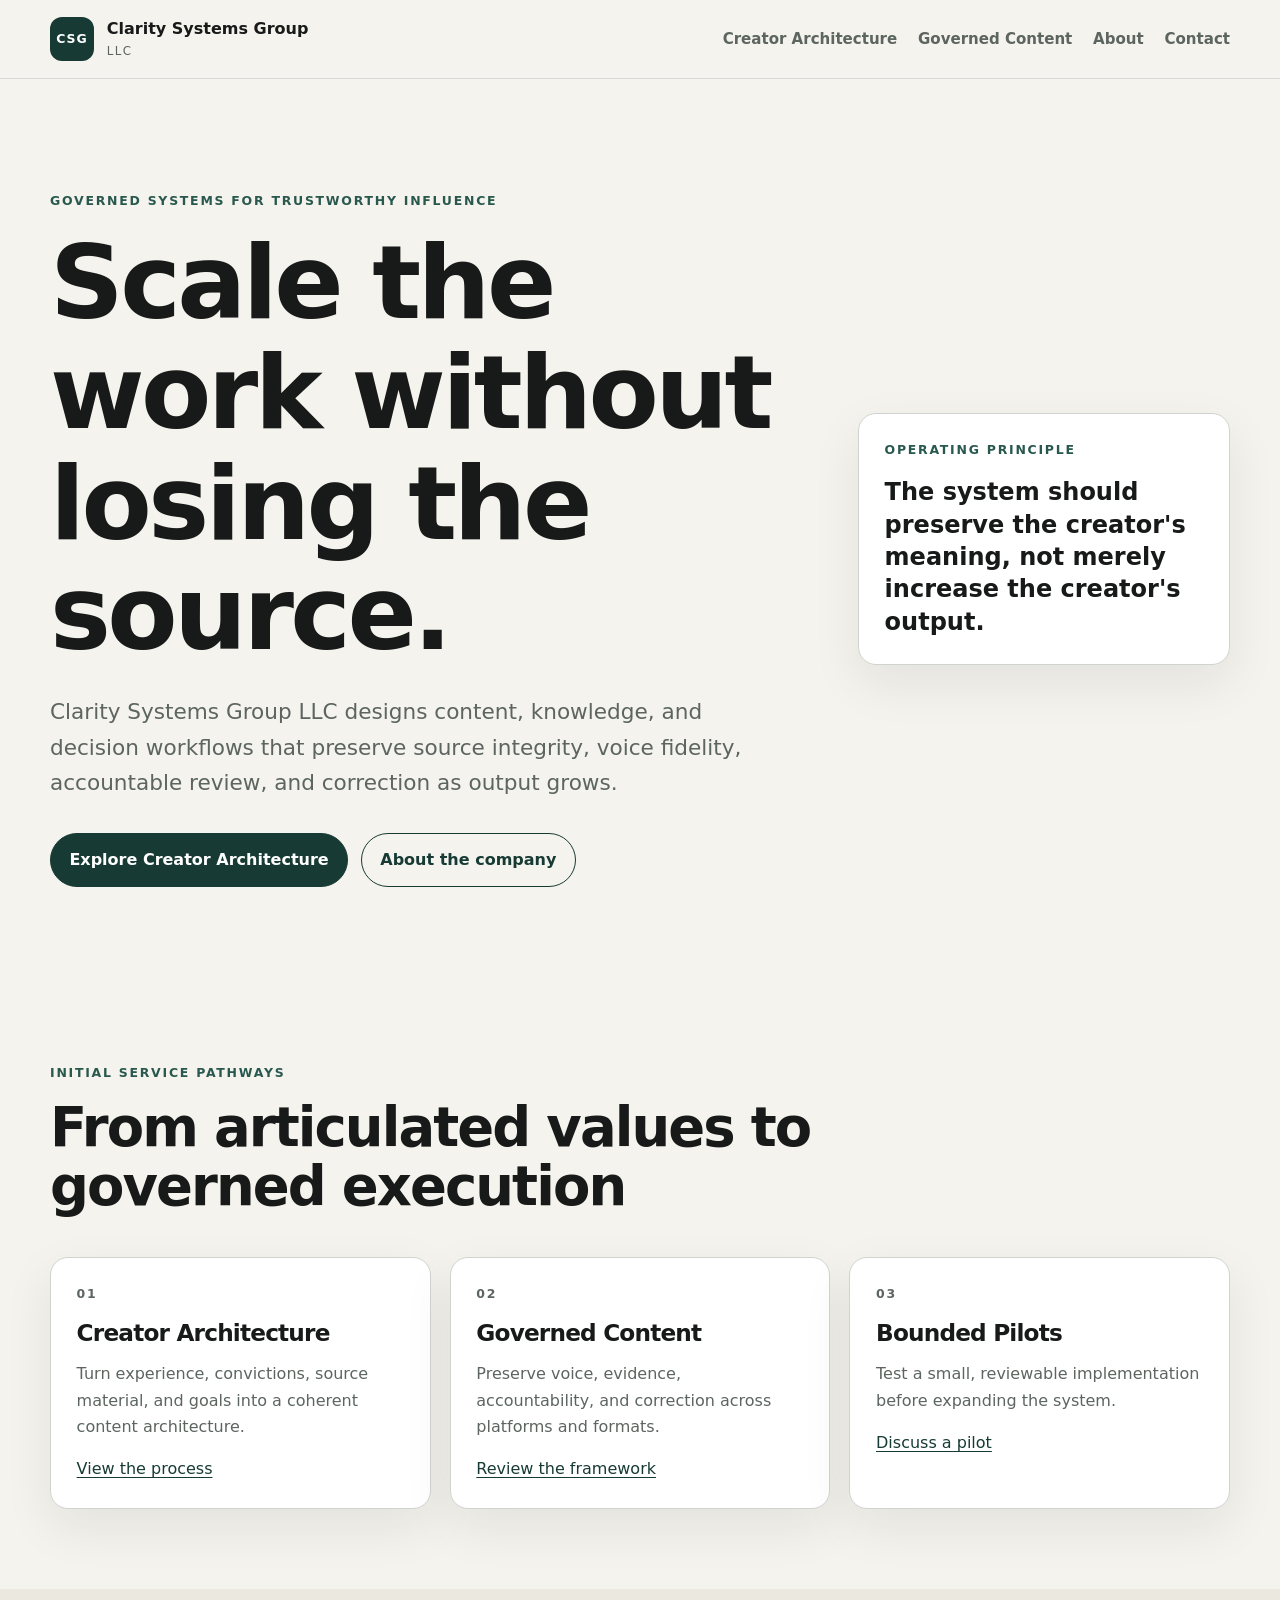
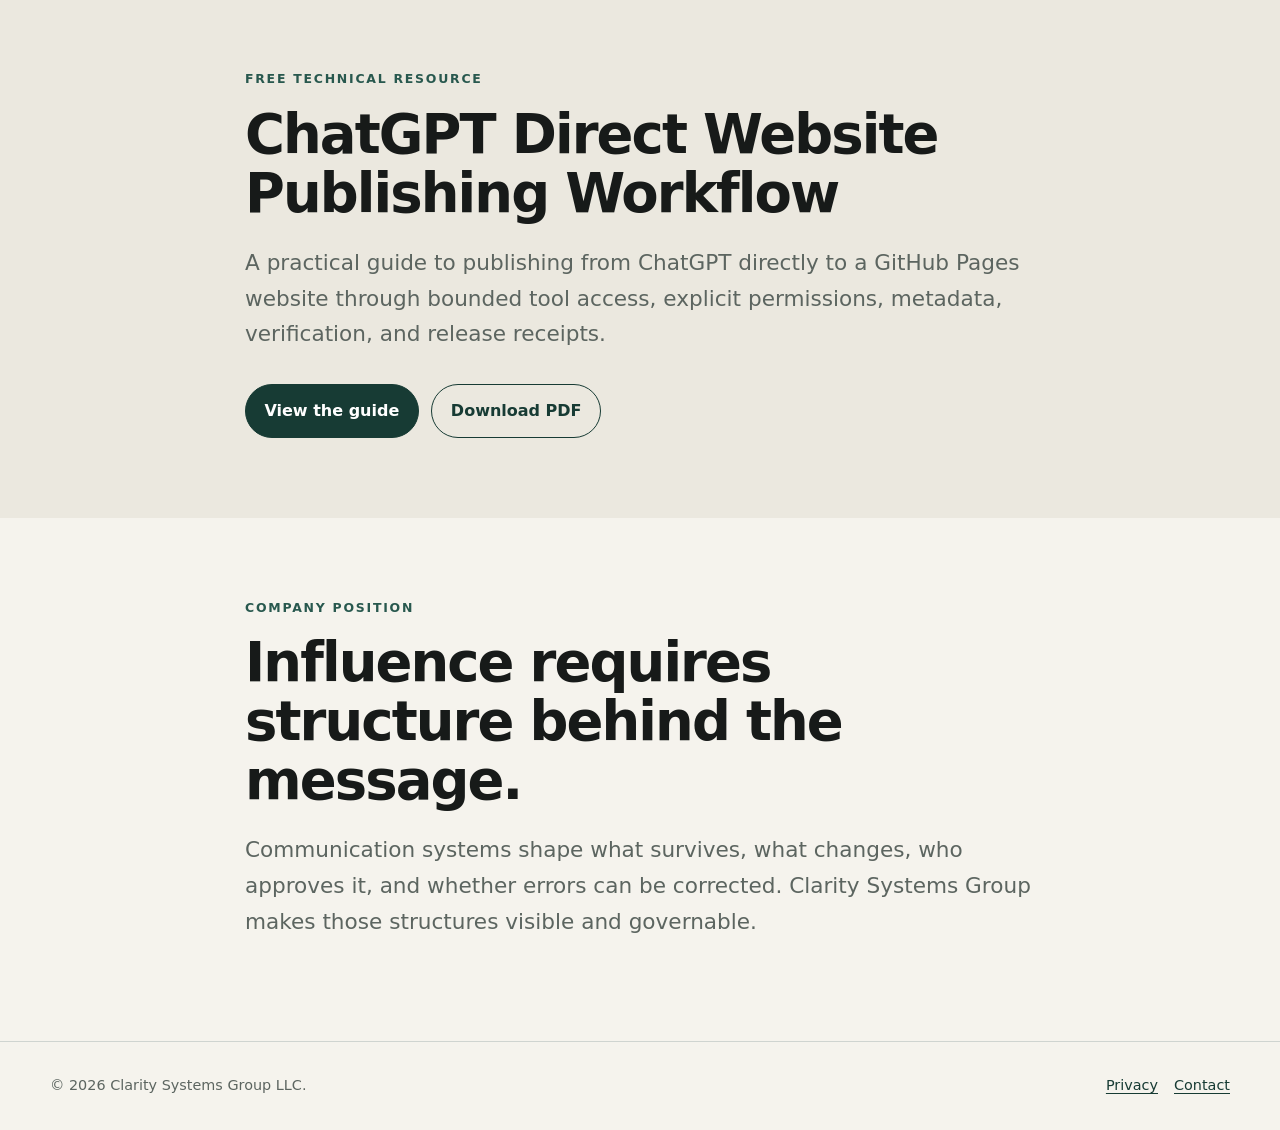
<file: index.html>
﻿<!doctype html>
<html lang="en">
<head>
<!-- Google tag (gtag.js) -->
<script async src="https://www.googletagmanager.com/gtag/js?id=G-W52XNYSYE9"></script>
<script>
  window.dataLayer = window.dataLayer || [];
  function gtag(){dataLayer.push(arguments);}
  gtag('js', new Date());

  gtag('config', 'G-W52XNYSYE9');
</script>
    <meta charset="utf-8">
    <meta name="viewport" content="width=device-width, initial-scale=1">
    <meta name="description" content="Clarity Systems Group LLC designs governed systems for trustworthy content, knowledge, and influence.">
    <title>Clarity Systems Group LLC</title>
    <link rel="stylesheet" href="assets/css/site.css">
    <script src="assets/js/site.js" defer></script>
</head>
<body>
    <header class="site-header">
        <div class="container header-inner">
            <a class="brand" href="./">
                <span class="brand-mark" aria-hidden="true">CSG</span>
                <span><strong>Clarity Systems Group</strong><small>LLC</small></span>
            </a>
            <nav class="site-nav" aria-label="Primary navigation">
                <a href="creator-architecture/">Creator Architecture</a>
                <a href="governed-content/">Governed Content</a>
                <a href="about/">About</a>
                <a href="contact/">Contact</a>
            </nav>
        </div>
    </header>
    <main>
        <section class="hero">
            <div class="container hero-grid">
                <div>
                    <p class="eyebrow">Governed systems for trustworthy influence</p>
                    <h1>Scale the work without losing the source.</h1>
                    <p class="hero-copy">Clarity Systems Group LLC designs content, knowledge, and decision workflows that preserve source integrity, voice fidelity, accountable review, and correction as output grows.</p>
                    <div class="actions">
                        <a class="button primary" href="creator-architecture/">Explore Creator Architecture</a>
                        <a class="button secondary" href="about/">About the company</a>
                    </div>
                </div>
                <aside class="principle-card" aria-label="Operating principle">
                    <p class="card-label">Operating principle</p>
                    <blockquote>The system should preserve the creator's meaning, not merely increase the creator's output.</blockquote>
                </aside>
            </div>
        </section>
        <section class="section">
            <div class="container">
                <div class="section-heading">
                    <p class="eyebrow">Initial service pathways</p>
                    <h2>From articulated values to governed execution</h2>
                </div>
                <div class="card-grid">
                    <article class="service-card">
                        <p class="card-number">01</p>
                        <h3>Creator Architecture</h3>
                        <p>Turn experience, convictions, source material, and goals into a coherent content architecture.</p>
                        <a href="creator-architecture/">View the process</a>
                    </article>
                    <article class="service-card">
                        <p class="card-number">02</p>
                        <h3>Governed Content</h3>
                        <p>Preserve voice, evidence, accountability, and correction across platforms and formats.</p>
                        <a href="governed-content/">Review the framework</a>
                    </article>
                    <article class="service-card">
                        <p class="card-number">03</p>
                        <h3>Bounded Pilots</h3>
                        <p>Test a small, reviewable implementation before expanding the system.</p>
                        <a href="contact/">Discuss a pilot</a>
                    </article>
                </div>
            </div>
        </section>

        <section class="section section-muted">
            <div class="container narrow">
                <p class="eyebrow">Free technical resource</p>
                <h2>ChatGPT Direct Website Publishing Workflow</h2>
                <p class="large-copy">A practical guide to publishing from ChatGPT directly to a GitHub Pages website through bounded tool access, explicit permissions, metadata, verification, and release receipts.</p>
                <div class="actions">
                    <a class="button primary" href="resources/chatgpt-direct-website-publishing/">View the guide</a>
                    <a class="button secondary" href="downloads/chatgpt-direct-website-publishing-workflow.pdf" download>Download PDF</a>
                </div>
            </div>
        </section>

        <section class="section">
            <div class="container narrow">
                <p class="eyebrow">Company position</p>
                <h2>Influence requires structure behind the message.</h2>
                <p class="large-copy">Communication systems shape what survives, what changes, who approves it, and whether errors can be corrected. Clarity Systems Group makes those structures visible and governable.</p>
            </div>
        </section>
    </main>
    <footer class="site-footer">
        <div class="container footer-inner">
            <p>&copy; <span data-current-year>2026</span> Clarity Systems Group LLC.</p>
            <nav aria-label="Footer navigation">
                <a href="privacy/">Privacy</a>
                <a href="contact/">Contact</a>
            </nav>
        </div>
    </footer>
</body>
</html>
</file>
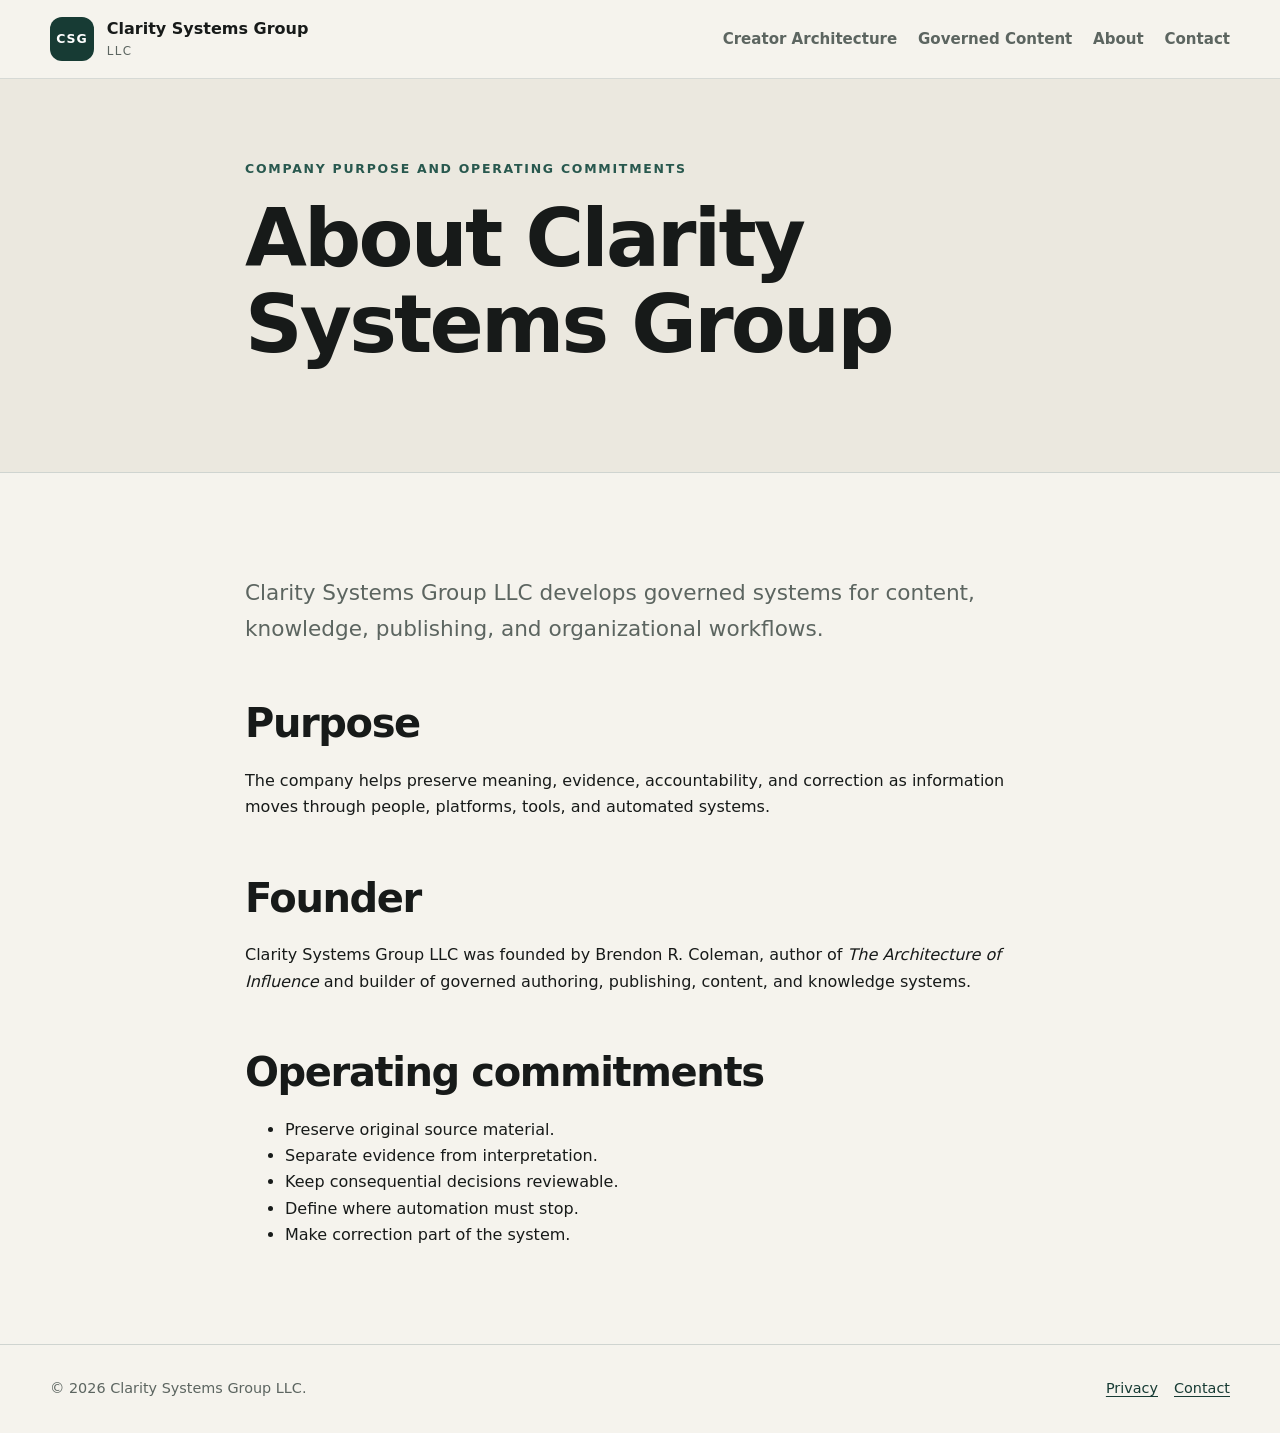
<file: about/index.html>
﻿<!doctype html>
<html lang="en">
<head>
<!-- Google tag (gtag.js) -->
<script async src="https://www.googletagmanager.com/gtag/js?id=G-W52XNYSYE9"></script>
<script>
  window.dataLayer = window.dataLayer || [];
  function gtag(){dataLayer.push(arguments);}
  gtag('js', new Date());

  gtag('config', 'G-W52XNYSYE9');
</script>
    <meta charset="utf-8">
    <meta name="viewport" content="width=device-width, initial-scale=1">
    <meta name="description" content="About Clarity Systems Group Ã¢â‚¬â€ Clarity Systems Group LLC">
    <title>About Clarity Systems Group | Clarity Systems Group LLC</title>
    <link rel="stylesheet" href="../assets/css/site.css">
    <script src="../assets/js/site.js" defer></script>
</head>
<body>
    <header class="site-header">
        <div class="container header-inner">
            <a class="brand" href="../">
                <span class="brand-mark" aria-hidden="true">CSG</span>
                <span>
                    <strong>Clarity Systems Group</strong>
                    <small>LLC</small>
                </span>
            </a>

            <nav class="site-nav" aria-label="Primary navigation">
                <a href="../creator-architecture/">Creator Architecture</a>
                <a href="../governed-content/">Governed Content</a>
                <a href="../about/">About</a>
                <a href="../contact/">Contact</a>
            </nav>
        </div>
    </header>

    <main>
        <section class="page-hero">
            <div class="container narrow">
                <p class="eyebrow">Company purpose and operating commitments</p>
                <h1>About Clarity Systems Group</h1>
            </div>
        </section>

        <section class="section">
            <div class="container narrow prose">
                <p class="lead">
                    Clarity Systems Group LLC develops governed systems for content,
                    knowledge, publishing, and organizational workflows.
                </p>

                <h2>Purpose</h2>
                <p>
                    The company helps preserve meaning, evidence, accountability,
                    and correction as information moves through people, platforms,
                    tools, and automated systems.
                </p>

                <h2>Founder</h2>
                <p>
                    Clarity Systems Group LLC was founded by Brendon R. Coleman,
                    author of <em>The Architecture of Influence</em> and builder of
                    governed authoring, publishing, content, and knowledge systems.
                </p>

                <h2>Operating commitments</h2>
                <ul>
                    <li>Preserve original source material.</li>
                    <li>Separate evidence from interpretation.</li>
                    <li>Keep consequential decisions reviewable.</li>
                    <li>Define where automation must stop.</li>
                    <li>Make correction part of the system.</li>
                </ul>
            </div>
        </section>
    </main>

    <footer class="site-footer">
        <div class="container footer-inner">
            <p>&copy; <span data-current-year>2026</span> Clarity Systems Group LLC.</p>
            <nav aria-label="Footer navigation">
                <a href="../privacy/">Privacy</a>
                <a href="../contact/">Contact</a>
            </nav>
        </div>
    </footer>
</body>
</html>
</file>
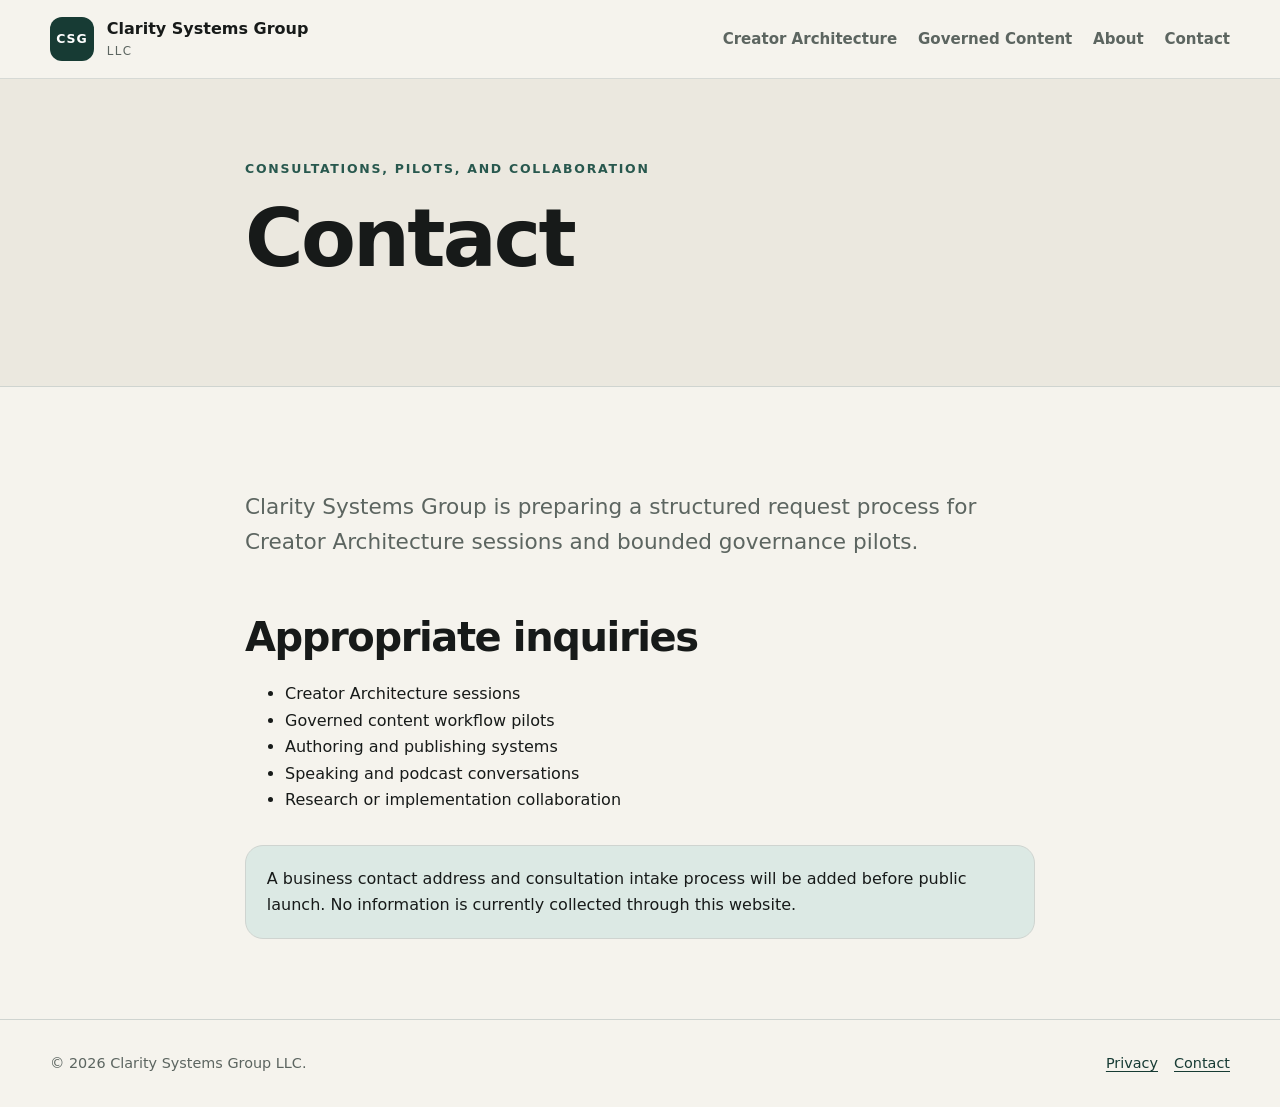
<file: contact/index.html>
﻿<!doctype html>
<html lang="en">
<head>
<!-- Google tag (gtag.js) -->
<script async src="https://www.googletagmanager.com/gtag/js?id=G-W52XNYSYE9"></script>
<script>
  window.dataLayer = window.dataLayer || [];
  function gtag(){dataLayer.push(arguments);}
  gtag('js', new Date());

  gtag('config', 'G-W52XNYSYE9');
</script>
    <meta charset="utf-8">
    <meta name="viewport" content="width=device-width, initial-scale=1">
    <meta name="description" content="Contact Ã¢â‚¬â€ Clarity Systems Group LLC">
    <title>Contact | Clarity Systems Group LLC</title>
    <link rel="stylesheet" href="../assets/css/site.css">
    <script src="../assets/js/site.js" defer></script>
</head>
<body>
    <header class="site-header">
        <div class="container header-inner">
            <a class="brand" href="../">
                <span class="brand-mark" aria-hidden="true">CSG</span>
                <span>
                    <strong>Clarity Systems Group</strong>
                    <small>LLC</small>
                </span>
            </a>

            <nav class="site-nav" aria-label="Primary navigation">
                <a href="../creator-architecture/">Creator Architecture</a>
                <a href="../governed-content/">Governed Content</a>
                <a href="../about/">About</a>
                <a href="../contact/">Contact</a>
            </nav>
        </div>
    </header>

    <main>
        <section class="page-hero">
            <div class="container narrow">
                <p class="eyebrow">Consultations, pilots, and collaboration</p>
                <h1>Contact</h1>
            </div>
        </section>

        <section class="section">
            <div class="container narrow prose">
                <p class="lead">
                    Clarity Systems Group is preparing a structured request process
                    for Creator Architecture sessions and bounded governance pilots.
                </p>

                <h2>Appropriate inquiries</h2>
                <ul>
                    <li>Creator Architecture sessions</li>
                    <li>Governed content workflow pilots</li>
                    <li>Authoring and publishing systems</li>
                    <li>Speaking and podcast conversations</li>
                    <li>Research or implementation collaboration</li>
                </ul>

                <div class="notice">
                    A business contact address and consultation intake process will
                    be added before public launch. No information is currently
                    collected through this website.
                </div>
            </div>
        </section>
    </main>

    <footer class="site-footer">
        <div class="container footer-inner">
            <p>&copy; <span data-current-year>2026</span> Clarity Systems Group LLC.</p>
            <nav aria-label="Footer navigation">
                <a href="../privacy/">Privacy</a>
                <a href="../contact/">Contact</a>
            </nav>
        </div>
    </footer>
</body>
</html>
</file>
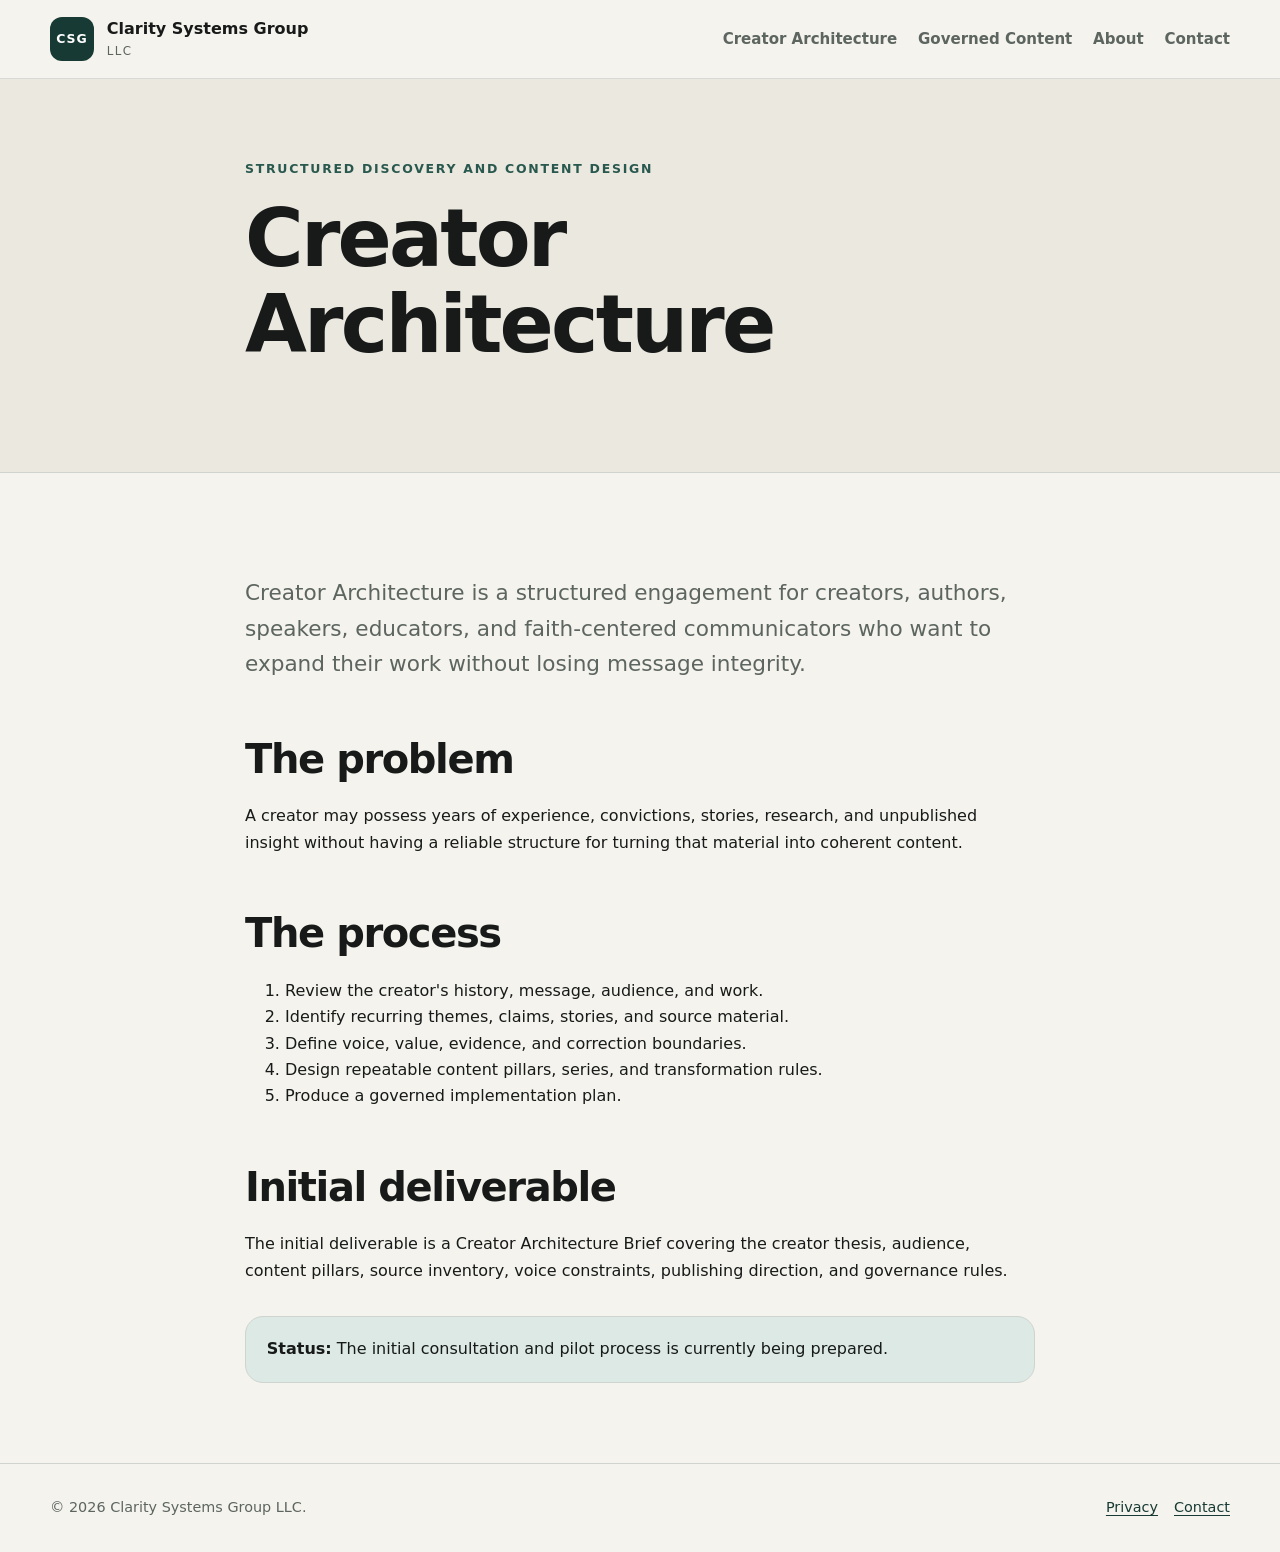
<file: creator-architecture/index.html>
﻿<!doctype html>
<html lang="en">
<head>
<!-- Google tag (gtag.js) -->
<script async src="https://www.googletagmanager.com/gtag/js?id=G-W52XNYSYE9"></script>
<script>
  window.dataLayer = window.dataLayer || [];
  function gtag(){dataLayer.push(arguments);}
  gtag('js', new Date());

  gtag('config', 'G-W52XNYSYE9');
</script>
    <meta charset="utf-8">
    <meta name="viewport" content="width=device-width, initial-scale=1">
    <meta name="description" content="Creator Architecture Ã¢â‚¬â€ Clarity Systems Group LLC">
    <title>Creator Architecture | Clarity Systems Group LLC</title>
    <link rel="stylesheet" href="../assets/css/site.css">
    <script src="../assets/js/site.js" defer></script>
</head>
<body>
    <header class="site-header">
        <div class="container header-inner">
            <a class="brand" href="../">
                <span class="brand-mark" aria-hidden="true">CSG</span>
                <span>
                    <strong>Clarity Systems Group</strong>
                    <small>LLC</small>
                </span>
            </a>

            <nav class="site-nav" aria-label="Primary navigation">
                <a href="../creator-architecture/">Creator Architecture</a>
                <a href="../governed-content/">Governed Content</a>
                <a href="../about/">About</a>
                <a href="../contact/">Contact</a>
            </nav>
        </div>
    </header>

    <main>
        <section class="page-hero">
            <div class="container narrow">
                <p class="eyebrow">Structured discovery and content design</p>
                <h1>Creator Architecture</h1>
            </div>
        </section>

        <section class="section">
            <div class="container narrow prose">
                <p class="lead">
                    Creator Architecture is a structured engagement for creators,
                    authors, speakers, educators, and faith-centered communicators
                    who want to expand their work without losing message integrity.
                </p>

                <h2>The problem</h2>
                <p>
                    A creator may possess years of experience, convictions, stories,
                    research, and unpublished insight without having a reliable
                    structure for turning that material into coherent content.
                </p>

                <h2>The process</h2>
                <ol>
                    <li>Review the creator's history, message, audience, and work.</li>
                    <li>Identify recurring themes, claims, stories, and source material.</li>
                    <li>Define voice, value, evidence, and correction boundaries.</li>
                    <li>Design repeatable content pillars, series, and transformation rules.</li>
                    <li>Produce a governed implementation plan.</li>
                </ol>

                <h2>Initial deliverable</h2>
                <p>
                    The initial deliverable is a Creator Architecture Brief covering
                    the creator thesis, audience, content pillars, source inventory,
                    voice constraints, publishing direction, and governance rules.
                </p>

                <div class="notice">
                    <strong>Status:</strong> The initial consultation and pilot process
                    is currently being prepared.
                </div>
            </div>
        </section>
    </main>

    <footer class="site-footer">
        <div class="container footer-inner">
            <p>&copy; <span data-current-year>2026</span> Clarity Systems Group LLC.</p>
            <nav aria-label="Footer navigation">
                <a href="../privacy/">Privacy</a>
                <a href="../contact/">Contact</a>
            </nav>
        </div>
    </footer>
</body>
</html>
</file>
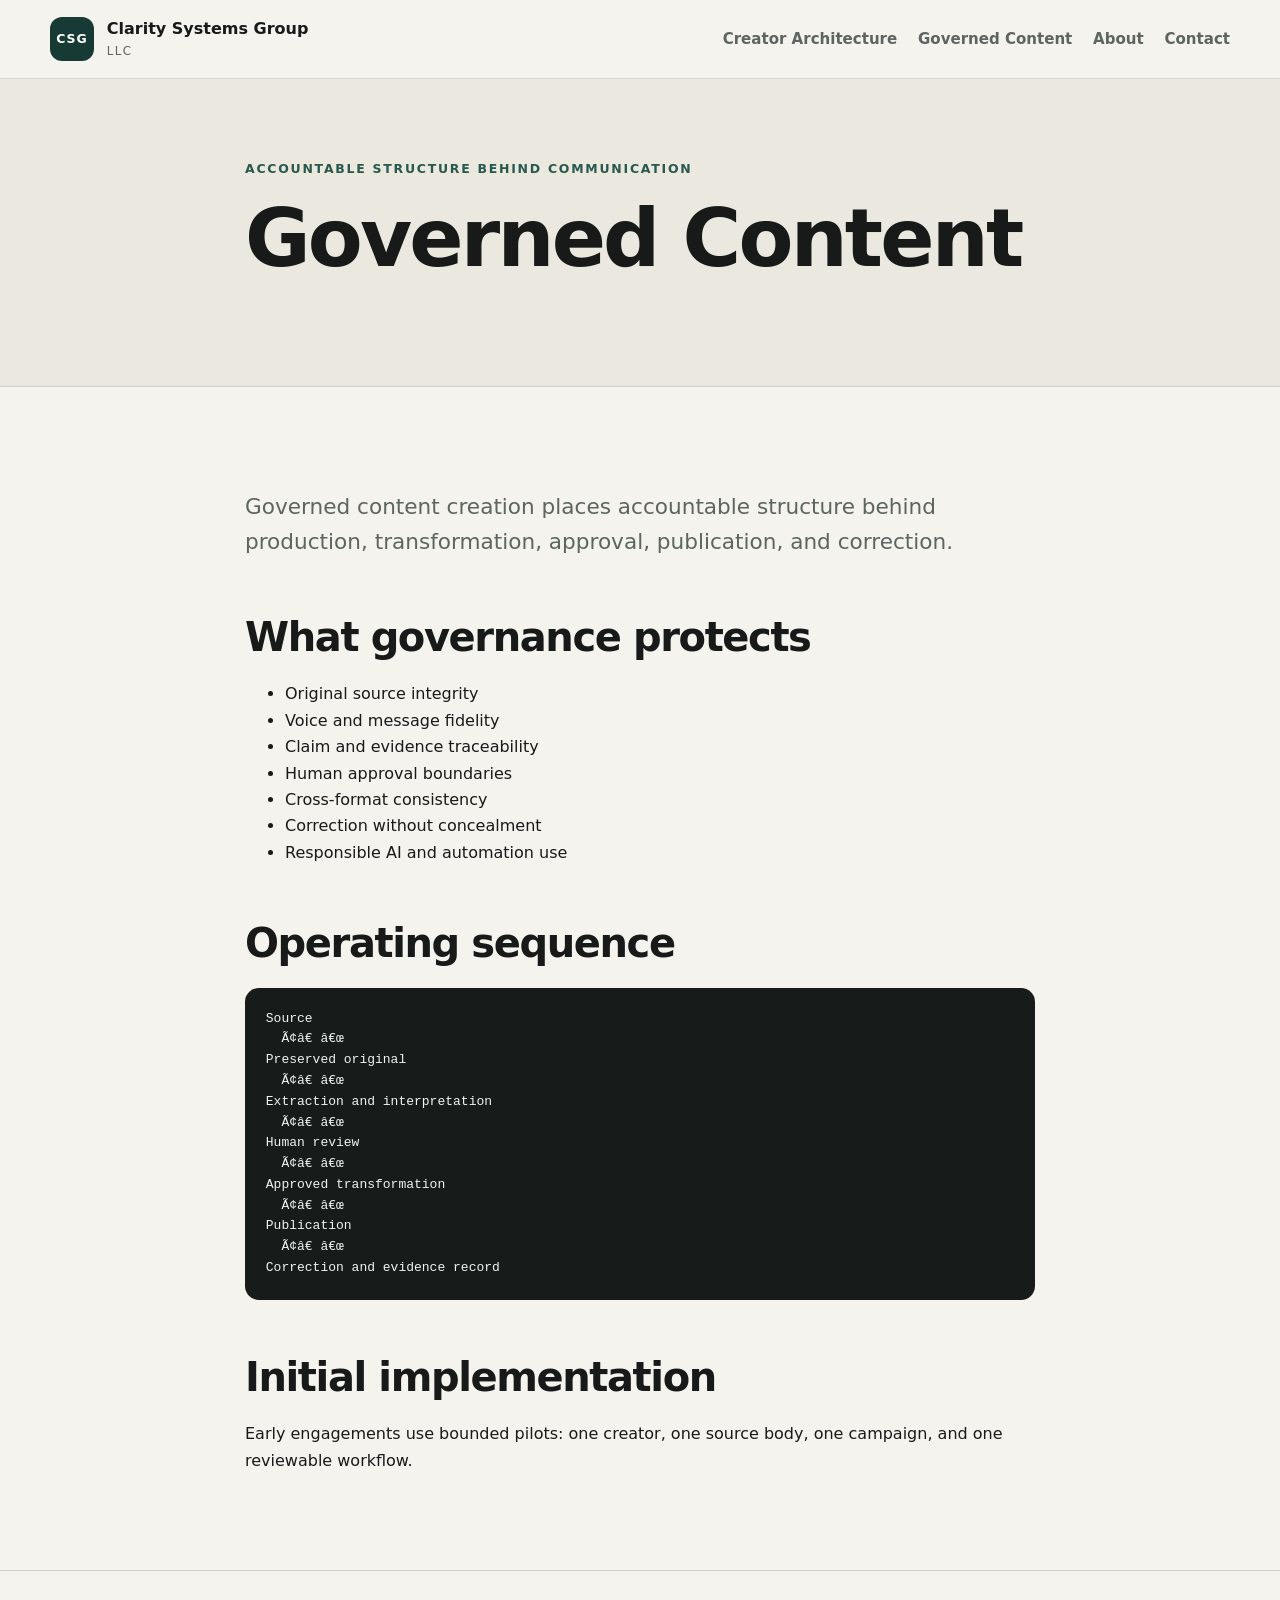
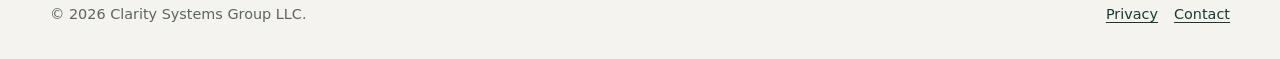
<file: governed-content/index.html>
﻿<!doctype html>
<html lang="en">
<head>
<!-- Google tag (gtag.js) -->
<script async src="https://www.googletagmanager.com/gtag/js?id=G-W52XNYSYE9"></script>
<script>
  window.dataLayer = window.dataLayer || [];
  function gtag(){dataLayer.push(arguments);}
  gtag('js', new Date());

  gtag('config', 'G-W52XNYSYE9');
</script>
    <meta charset="utf-8">
    <meta name="viewport" content="width=device-width, initial-scale=1">
    <meta name="description" content="Governed Content Ã¢â‚¬â€ Clarity Systems Group LLC">
    <title>Governed Content | Clarity Systems Group LLC</title>
    <link rel="stylesheet" href="../assets/css/site.css">
    <script src="../assets/js/site.js" defer></script>
</head>
<body>
    <header class="site-header">
        <div class="container header-inner">
            <a class="brand" href="../">
                <span class="brand-mark" aria-hidden="true">CSG</span>
                <span>
                    <strong>Clarity Systems Group</strong>
                    <small>LLC</small>
                </span>
            </a>

            <nav class="site-nav" aria-label="Primary navigation">
                <a href="../creator-architecture/">Creator Architecture</a>
                <a href="../governed-content/">Governed Content</a>
                <a href="../about/">About</a>
                <a href="../contact/">Contact</a>
            </nav>
        </div>
    </header>

    <main>
        <section class="page-hero">
            <div class="container narrow">
                <p class="eyebrow">Accountable structure behind communication</p>
                <h1>Governed Content</h1>
            </div>
        </section>

        <section class="section">
            <div class="container narrow prose">
                <p class="lead">
                    Governed content creation places accountable structure behind
                    production, transformation, approval, publication, and correction.
                </p>

                <h2>What governance protects</h2>
                <ul>
                    <li>Original source integrity</li>
                    <li>Voice and message fidelity</li>
                    <li>Claim and evidence traceability</li>
                    <li>Human approval boundaries</li>
                    <li>Cross-format consistency</li>
                    <li>Correction without concealment</li>
                    <li>Responsible AI and automation use</li>
                </ul>

                <h2>Operating sequence</h2>
                <pre class="flow"><code>Source
  Ã¢â€ â€œ
Preserved original
  Ã¢â€ â€œ
Extraction and interpretation
  Ã¢â€ â€œ
Human review
  Ã¢â€ â€œ
Approved transformation
  Ã¢â€ â€œ
Publication
  Ã¢â€ â€œ
Correction and evidence record</code></pre>

                <h2>Initial implementation</h2>
                <p>
                    Early engagements use bounded pilots: one creator, one source
                    body, one campaign, and one reviewable workflow.
                </p>
            </div>
        </section>
    </main>

    <footer class="site-footer">
        <div class="container footer-inner">
            <p>&copy; <span data-current-year>2026</span> Clarity Systems Group LLC.</p>
            <nav aria-label="Footer navigation">
                <a href="../privacy/">Privacy</a>
                <a href="../contact/">Contact</a>
            </nav>
        </div>
    </footer>
</body>
</html>
</file>
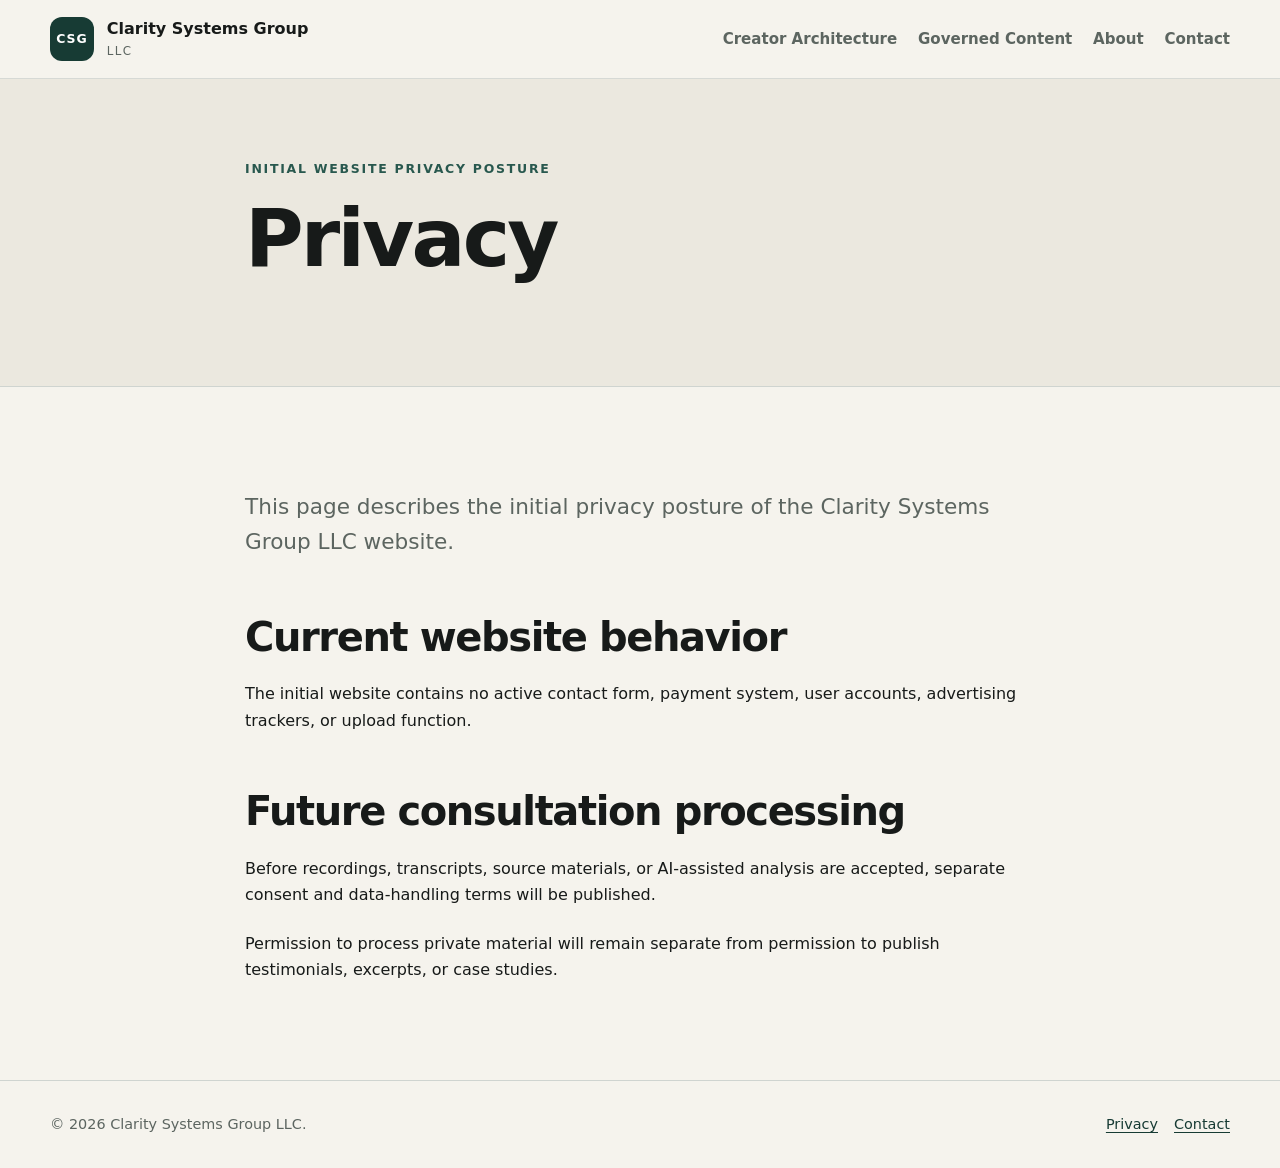
<file: privacy/index.html>
﻿<!doctype html>
<html lang="en">
<head>
<!-- Google tag (gtag.js) -->
<script async src="https://www.googletagmanager.com/gtag/js?id=G-W52XNYSYE9"></script>
<script>
  window.dataLayer = window.dataLayer || [];
  function gtag(){dataLayer.push(arguments);}
  gtag('js', new Date());

  gtag('config', 'G-W52XNYSYE9');
</script>
    <meta charset="utf-8">
    <meta name="viewport" content="width=device-width, initial-scale=1">
    <meta name="description" content="Privacy Ã¢â‚¬â€ Clarity Systems Group LLC">
    <title>Privacy | Clarity Systems Group LLC</title>
    <link rel="stylesheet" href="../assets/css/site.css">
    <script src="../assets/js/site.js" defer></script>
</head>
<body>
    <header class="site-header">
        <div class="container header-inner">
            <a class="brand" href="../">
                <span class="brand-mark" aria-hidden="true">CSG</span>
                <span>
                    <strong>Clarity Systems Group</strong>
                    <small>LLC</small>
                </span>
            </a>

            <nav class="site-nav" aria-label="Primary navigation">
                <a href="../creator-architecture/">Creator Architecture</a>
                <a href="../governed-content/">Governed Content</a>
                <a href="../about/">About</a>
                <a href="../contact/">Contact</a>
            </nav>
        </div>
    </header>

    <main>
        <section class="page-hero">
            <div class="container narrow">
                <p class="eyebrow">Initial website privacy posture</p>
                <h1>Privacy</h1>
            </div>
        </section>

        <section class="section">
            <div class="container narrow prose">
                <p class="lead">
                    This page describes the initial privacy posture of the
                    Clarity Systems Group LLC website.
                </p>

                <h2>Current website behavior</h2>
                <p>
                    The initial website contains no active contact form, payment
                    system, user accounts, advertising trackers, or upload function.
                </p>

                <h2>Future consultation processing</h2>
                <p>
                    Before recordings, transcripts, source materials, or AI-assisted
                    analysis are accepted, separate consent and data-handling terms
                    will be published.
                </p>

                <p>
                    Permission to process private material will remain separate from
                    permission to publish testimonials, excerpts, or case studies.
                </p>
            </div>
        </section>
    </main>

    <footer class="site-footer">
        <div class="container footer-inner">
            <p>&copy; <span data-current-year>2026</span> Clarity Systems Group LLC.</p>
            <nav aria-label="Footer navigation">
                <a href="../privacy/">Privacy</a>
                <a href="../contact/">Contact</a>
            </nav>
        </div>
    </footer>
</body>
</html>
</file>
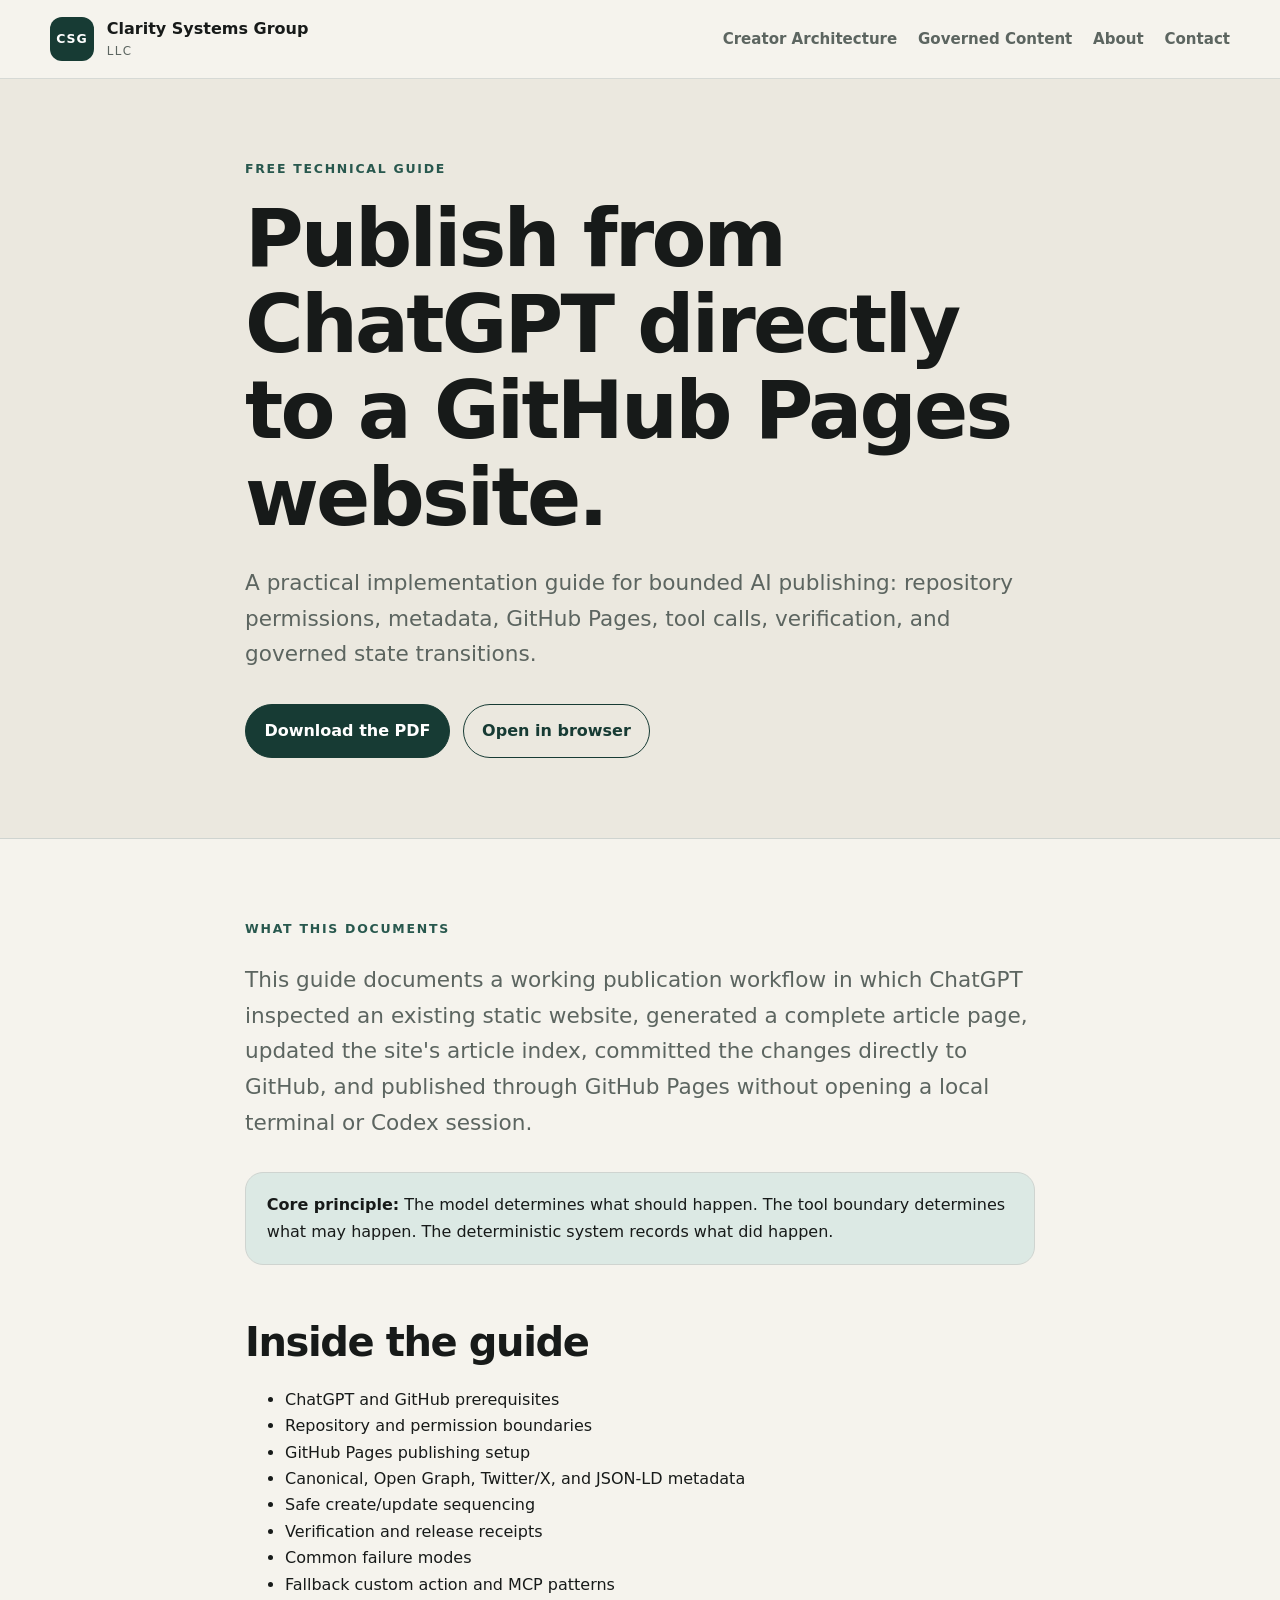
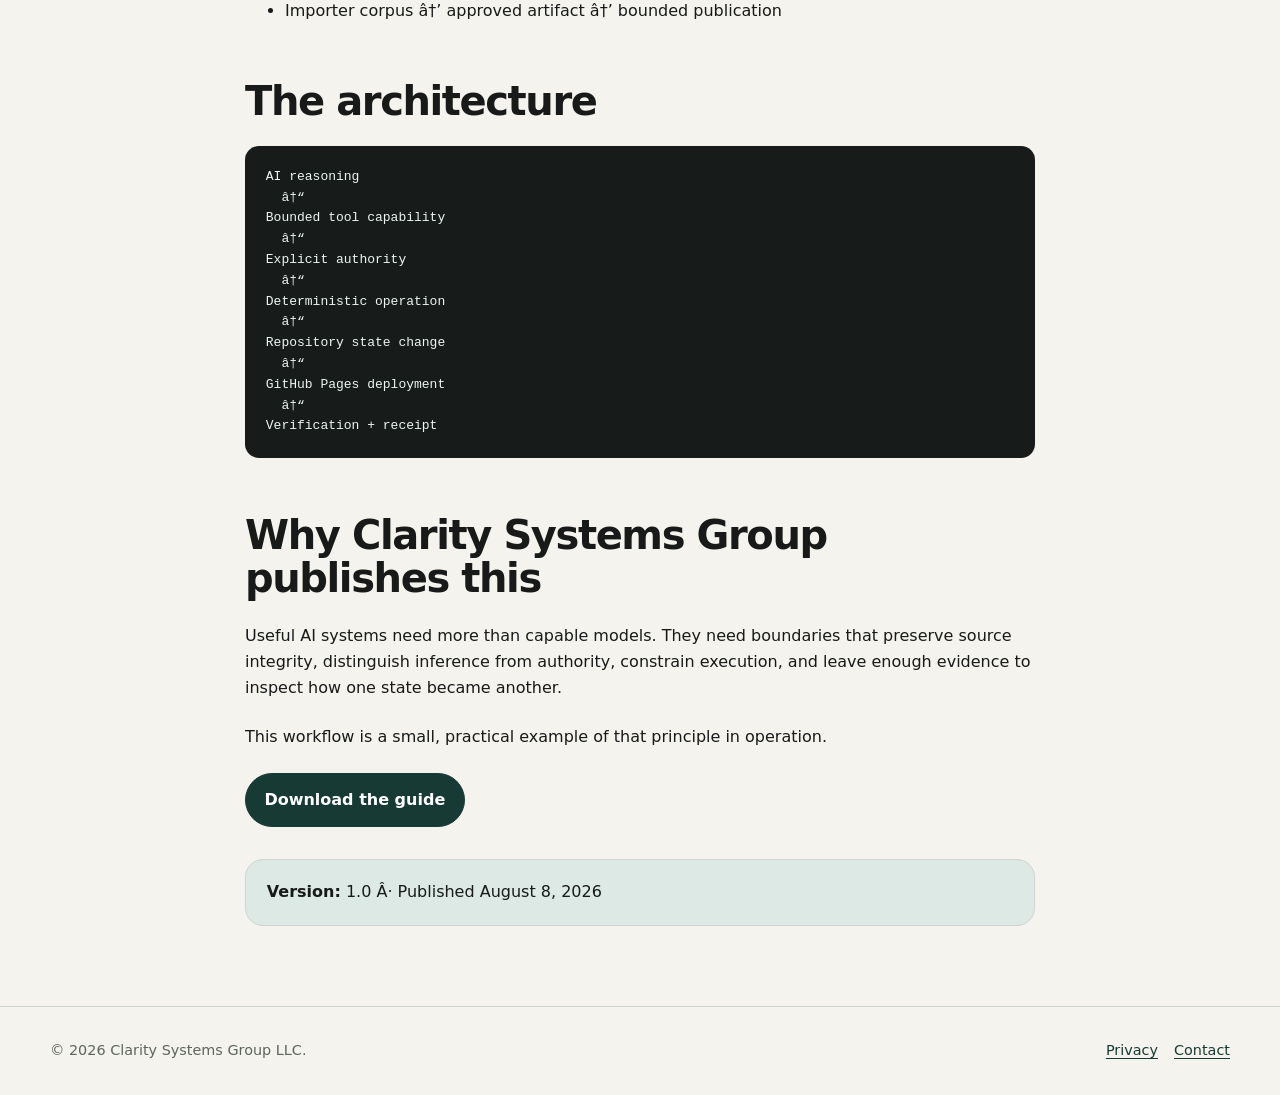
<file: resources/chatgpt-direct-website-publishing/index.html>
﻿<!doctype html>
<html lang="en">
<head>
<!-- Google tag (gtag.js) -->
<script async src="https://www.googletagmanager.com/gtag/js?id=G-W52XNYSYE9"></script>
<script>
  window.dataLayer = window.dataLayer || [];
  function gtag(){dataLayer.push(arguments);}
  gtag('js', new Date());

  gtag('config', 'G-W52XNYSYE9');
</script>
    <meta charset="utf-8">
    <meta name="viewport" content="width=device-width, initial-scale=1">
    <title>ChatGPT Direct Website Publishing Workflow | Clarity Systems Group LLC</title>
    <meta name="description" content="A free technical guide for publishing from ChatGPT directly to a GitHub Pages website using bounded tool access, repository permissions, metadata, verification, and release receipts.">
    <link rel="canonical" href="https://claritysystemsgroupllc.com/resources/chatgpt-direct-website-publishing/">
    <meta property="og:title" content="ChatGPT Direct Website Publishing Workflow">
    <meta property="og:description" content="A practical guide to bounded AI publishing with ChatGPT, GitHub, GitHub Pages, metadata, verification, and governed state transitions.">
    <meta property="og:type" content="website">
    <meta property="og:url" content="https://claritysystemsgroupllc.com/resources/chatgpt-direct-website-publishing/">
    <meta property="og:site_name" content="Clarity Systems Group LLC">
    <meta name="twitter:card" content="summary">
    <meta name="twitter:title" content="ChatGPT Direct Website Publishing Workflow">
    <meta name="twitter:description" content="A free technical guide to publishing from ChatGPT directly to GitHub Pages through bounded tool access.">
    <script type="application/ld+json">
    {
      "@context": "https://schema.org",
      "@type": "TechArticle",
      "headline": "ChatGPT Direct Website Publishing Workflow",
      "description": "A practical guide for publishing from ChatGPT directly to a GitHub Pages website using bounded tool access, repository permissions, metadata, verification, and release receipts.",
      "datePublished": "2026-08-08",
      "dateModified": "2026-08-08",
      "author": {"@type": "Person", "name": "Brendon R. Coleman"},
      "publisher": {"@type": "Organization", "name": "Clarity Systems Group LLC", "url": "https://claritysystemsgroupllc.com/"},
      "mainEntityOfPage": "https://claritysystemsgroupllc.com/resources/chatgpt-direct-website-publishing/",
      "encoding": {
        "@type": "MediaObject",
        "contentUrl": "https://claritysystemsgroupllc.com/downloads/chatgpt-direct-website-publishing-workflow.pdf",
        "encodingFormat": "application/pdf"
      }
    }
    </script>
    <link rel="stylesheet" href="../../assets/css/site.css">
    <script src="../../assets/js/site.js" defer></script>
</head>
<body>
    <header class="site-header">
        <div class="container header-inner">
            <a class="brand" href="../../">
                <span class="brand-mark" aria-hidden="true">CSG</span>
                <span><strong>Clarity Systems Group</strong><small>LLC</small></span>
            </a>
            <nav class="site-nav" aria-label="Primary navigation">
                <a href="../../creator-architecture/">Creator Architecture</a>
                <a href="../../governed-content/">Governed Content</a>
                <a href="../../about/">About</a>
                <a href="../../contact/">Contact</a>
            </nav>
        </div>
    </header>
    <main>
        <section class="page-hero">
            <div class="container narrow">
                <p class="eyebrow">Free technical guide</p>
                <h1>Publish from ChatGPT directly to a GitHub Pages website.</h1>
                <p class="lead">A practical implementation guide for bounded AI publishing: repository permissions, metadata, GitHub Pages, tool calls, verification, and governed state transitions.</p>
                <div class="actions">
                    <a class="button primary" href="../../downloads/chatgpt-direct-website-publishing-workflow.pdf" download>Download the PDF</a>
                    <a class="button secondary" href="../../downloads/chatgpt-direct-website-publishing-workflow.pdf">Open in browser</a>
                </div>
            </div>
        </section>
        <section class="section">
            <div class="container narrow prose">
                <p class="eyebrow">What this documents</p>
                <p class="large-copy">This guide documents a working publication workflow in which ChatGPT inspected an existing static website, generated a complete article page, updated the site's article index, committed the changes directly to GitHub, and published through GitHub Pages without opening a local terminal or Codex session.</p>
                <div class="notice"><strong>Core principle:</strong> The model determines what should happen. The tool boundary determines what may happen. The deterministic system records what did happen.</div>
                <h2>Inside the guide</h2>
                <ul>
                    <li>ChatGPT and GitHub prerequisites</li>
                    <li>Repository and permission boundaries</li>
                    <li>GitHub Pages publishing setup</li>
                    <li>Canonical, Open Graph, Twitter/X, and JSON-LD metadata</li>
                    <li>Safe create/update sequencing</li>
                    <li>Verification and release receipts</li>
                    <li>Common failure modes</li>
                    <li>Fallback custom action and MCP patterns</li>
                    <li>Importer corpus â†’ approved artifact â†’ bounded publication</li>
                </ul>
                <h2>The architecture</h2>
                <pre class="flow"><code>AI reasoning
  â†“
Bounded tool capability
  â†“
Explicit authority
  â†“
Deterministic operation
  â†“
Repository state change
  â†“
GitHub Pages deployment
  â†“
Verification + receipt</code></pre>
                <h2>Why Clarity Systems Group publishes this</h2>
                <p>Useful AI systems need more than capable models. They need boundaries that preserve source integrity, distinguish inference from authority, constrain execution, and leave enough evidence to inspect how one state became another.</p>
                <p>This workflow is a small, practical example of that principle in operation.</p>
                <div class="actions">
                    <a class="button primary" href="../../downloads/chatgpt-direct-website-publishing-workflow.pdf" download>Download the guide</a>
                </div>
                <div class="notice"><strong>Version:</strong> 1.0 Â· Published August 8, 2026</div>
            </div>
        </section>
    </main>
    <footer class="site-footer">
        <div class="container footer-inner">
            <p>&copy; <span data-current-year>2026</span> Clarity Systems Group LLC.</p>
            <nav aria-label="Footer navigation">
                <a href="../../privacy/">Privacy</a>
                <a href="../../contact/">Contact</a>
            </nav>
        </div>
    </footer>
</body>
</html>
</file>
<file: assets/css/site.css>
:root {
    --background: #f5f3ed;
    --surface: #ffffff;
    --surface-muted: #ebe8df;
    --text: #171a19;
    --muted: #5c6560;
    --border: #cfd4d0;
    --accent: #28584e;
    --accent-dark: #173b34;
    --accent-soft: #dce9e4;
    --max-width: 1180px;
    --narrow-width: 790px;
    --radius: 18px;
    --shadow: 0 18px 50px rgba(22, 25, 24, 0.08);
}

* {
    box-sizing: border-box;
}

html {
    scroll-behavior: smooth;
}

body {
    margin: 0;
    background: var(--background);
    color: var(--text);
    font-family: Inter, system-ui, -apple-system, "Segoe UI", sans-serif;
    line-height: 1.65;
}

a {
    color: var(--accent-dark);
    text-underline-offset: 0.2em;
}

a:hover {
    color: var(--accent);
}

.container {
    width: min(calc(100% - 2rem), var(--max-width));
    margin-inline: auto;
}

.container.narrow {
    max-width: var(--narrow-width);
}

.site-header {
    position: sticky;
    top: 0;
    z-index: 20;
    border-bottom: 1px solid rgba(207, 212, 208, 0.8);
    background: rgba(245, 243, 237, 0.94);
    backdrop-filter: blur(16px);
}

.header-inner {
    display: flex;
    min-height: 78px;
    align-items: center;
    justify-content: space-between;
    gap: 2rem;
}

.brand {
    display: inline-flex;
    align-items: center;
    gap: 0.8rem;
    color: var(--text);
    text-decoration: none;
}

.brand-mark {
    display: grid;
    width: 44px;
    height: 44px;
    place-items: center;
    border-radius: 12px;
    background: var(--accent-dark);
    color: #ffffff;
    font-size: 0.78rem;
    font-weight: 800;
    letter-spacing: 0.08em;
}

.brand strong,
.brand small {
    display: block;
}

.brand small {
    color: var(--muted);
    font-size: 0.74rem;
    letter-spacing: 0.12em;
    text-transform: uppercase;
}

.site-nav {
    display: flex;
    flex-wrap: wrap;
    gap: 1.3rem;
}

.site-nav a {
    color: var(--muted);
    font-size: 0.94rem;
    font-weight: 650;
    text-decoration: none;
}

.hero {
    padding: 7rem 0 6rem;
}

.hero-grid {
    display: grid;
    grid-template-columns: minmax(0, 1.5fr) minmax(280px, 0.75fr);
    gap: 4rem;
    align-items: center;
}

.eyebrow,
.card-label,
.card-number {
    margin: 0 0 1rem;
    color: var(--accent);
    font-size: 0.78rem;
    font-weight: 800;
    letter-spacing: 0.14em;
    text-transform: uppercase;
}

h1,
h2,
h3 {
    margin-top: 0;
    line-height: 1.08;
    letter-spacing: -0.035em;
}

h1 {
    max-width: 900px;
    margin-bottom: 1.5rem;
    font-size: clamp(3rem, 8vw, 6.4rem);
}

.page-hero h1 {
    font-size: clamp(2.8rem, 7vw, 5rem);
}

h2 {
    margin-bottom: 1rem;
    font-size: clamp(2rem, 5vw, 3.4rem);
}

h3 {
    margin-bottom: 0.8rem;
    font-size: 1.45rem;
}

.hero-copy,
.lead,
.large-copy {
    color: var(--muted);
    font-size: clamp(1.1rem, 2.4vw, 1.35rem);
}

.actions {
    display: flex;
    flex-wrap: wrap;
    gap: 0.8rem;
    margin-top: 2rem;
}

.button {
    display: inline-flex;
    min-height: 48px;
    align-items: center;
    justify-content: center;
    padding: 0.8rem 1.15rem;
    border: 1px solid var(--accent-dark);
    border-radius: 999px;
    font-weight: 750;
    text-decoration: none;
}

.button.primary {
    background: var(--accent-dark);
    color: #ffffff;
}

.button.secondary {
    color: var(--accent-dark);
}

.principle-card,
.service-card,
.notice {
    border: 1px solid var(--border);
    border-radius: var(--radius);
    background: var(--surface);
    box-shadow: var(--shadow);
}

.principle-card,
.service-card {
    padding: 1.6rem;
}

.principle-card blockquote {
    margin: 0;
    font-size: 1.5rem;
    font-weight: 650;
    line-height: 1.35;
}

.section,
.page-hero {
    padding: 5rem 0;
}

.page-hero,
.section-muted {
    background: var(--surface-muted);
}

.page-hero {
    border-bottom: 1px solid var(--border);
}

.section-heading {
    max-width: 820px;
    margin-bottom: 2.5rem;
}

.card-grid {
    display: grid;
    grid-template-columns: repeat(3, minmax(0, 1fr));
    gap: 1.2rem;
}

.service-card p {
    color: var(--muted);
}

.prose > * + * {
    margin-top: 1.4rem;
}

.prose h2 {
    margin-top: 3.5rem;
    font-size: clamp(1.7rem, 4vw, 2.5rem);
}

.notice {
    margin-top: 2rem;
    padding: 1.2rem 1.3rem;
    background: var(--accent-soft);
    box-shadow: none;
}

.flow {
    overflow-x: auto;
    padding: 1.3rem;
    border-radius: 14px;
    background: #171c1a;
    color: #eef5f2;
    line-height: 1.6;
}

.site-footer {
    border-top: 1px solid var(--border);
    padding: 2rem 0;
    color: var(--muted);
    font-size: 0.9rem;
}

.footer-inner {
    display: flex;
    align-items: center;
    justify-content: space-between;
    gap: 1rem;
}

.footer-inner p {
    margin: 0;
}

.footer-inner nav {
    display: flex;
    gap: 1rem;
}

@media (max-width: 820px) {
    .header-inner,
    .footer-inner {
        align-items: flex-start;
        flex-direction: column;
    }

    .header-inner {
        padding: 1rem 0;
    }

    .hero {
        padding-top: 4.5rem;
    }

    .hero-grid,
    .card-grid {
        grid-template-columns: 1fr;
    }
}

@media (max-width: 540px) {
    .site-nav {
        gap: 0.8rem 1rem;
    }

    .site-nav a {
        font-size: 0.86rem;
    }

    .section,
    .page-hero {
        padding: 3.5rem 0;
    }
}
</file>
